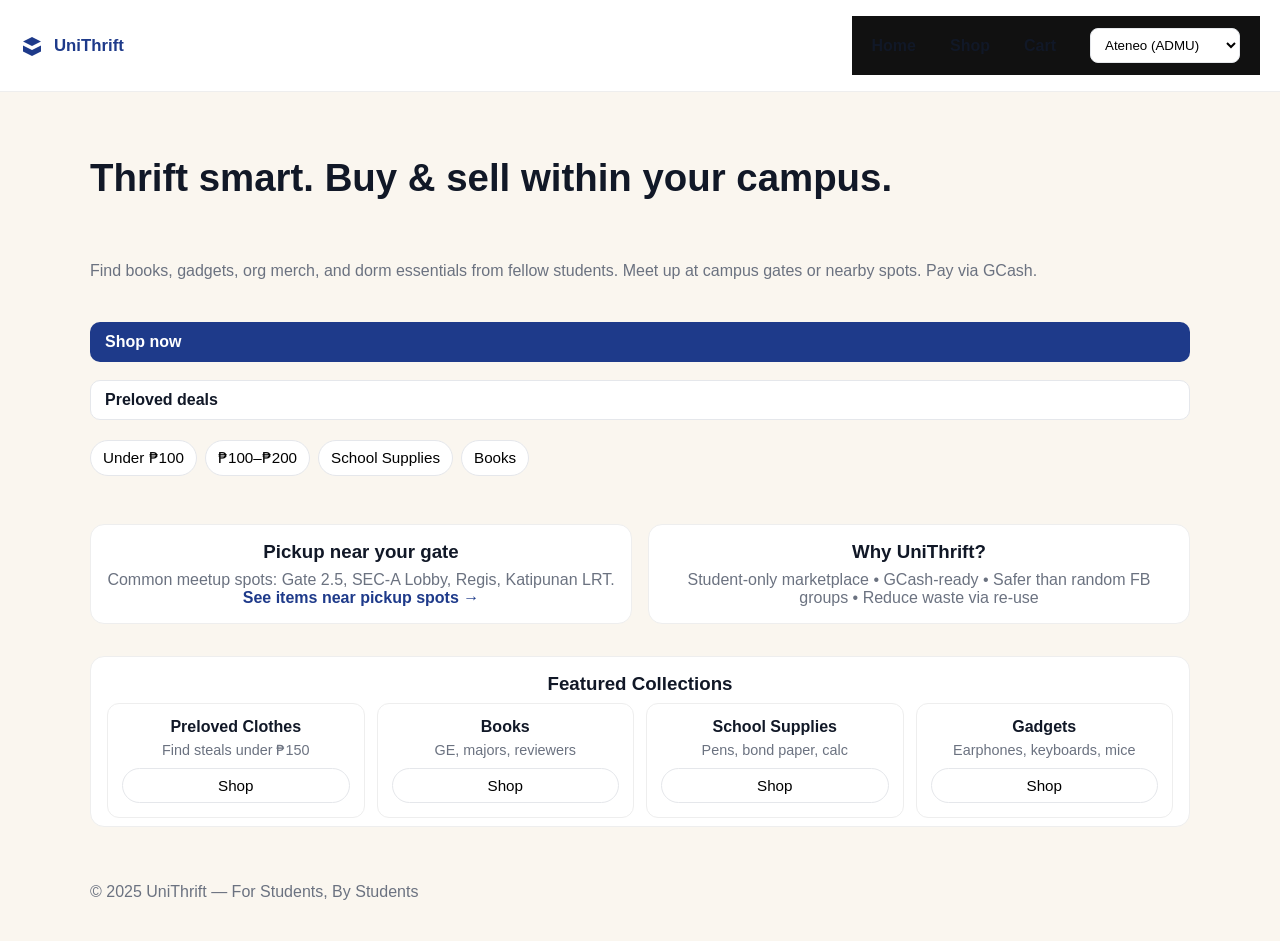
<file: index.html>
<!DOCTYPE html>
<html lang="en">
<head>

  <!-- SEO meta tags -->
<meta name="description" content="UniThrift is a student marketplace for buying and selling preloved items safely near your campus.">
<meta name="keywords" content="UniThrift, student marketplace, preloved items, Ateneo, campus shop">
<meta name="author" content="Group 3 - UniThrift">

<!-- Open Graph (for social media preview) -->
<meta property="og:title" content="UniThrift – Buy & Sell Preloved Campus Items">
<meta property="og:description" content="Find trusted sellers and affordable preloved goods near your university.">
<meta property="og:image" content="https://unithrift.netlify.app/preview.png">
<meta property="og:url" content="https://unithrift.netlify.app/">

<!-- Mobile-friendly -->
<meta name="viewport" content="width=device-width, initial-scale=1.0">

  <meta charset="UTF-8" />
  <meta name="viewport" content="width=device-width, initial-scale=1" />
  <title>UniThrift • Campus Marketplace</title>
  <link rel="stylesheet" href="styles.css" />
  <style>
    /* Minimal page-scoped styles (safe even if styles.css exists) */
    :root {
      --brand: #1e3a8a;     /* navy */
      --accent: #16a34a;    /* green */
      --sand: #faf6ef;      /* thrift-y warm bg */
      --ink: #111827;
      --muted: #6b7280;
      --card: #ffffff;
    }
    body { background: var(--sand); color: var(--ink); }
    header { display:flex; align-items:center; justify-content:space-between; gap:16px; padding:16px 20px; background:#fff; border-bottom:1px solid #eee; position:sticky; top:0; z-index:10; }
    .logo { display:flex; align-items:center; gap:10px; font-weight:800; font-size:1.05rem; color:var(--brand); }
    .nav { display:flex; align-items:center; gap:14px; }
    .nav a { text-decoration:none; color:var(--ink); font-weight:600; }
    .cart-link { position:relative; }
    .badge { position:absolute; top:-8px; right:-10px; font-size:12px; min-width:18px; height:18px; display:grid; place-items:center; background:var(--accent); color:#fff; border-radius:999px; padding:0 5px; }
    .campus-select { padding:8px 10px; border:1px solid #e5e7eb; border-radius:8px; background:#fff; }

    .hero { display:grid; gap:14px; padding:32px 20px; max-width:1100px; margin:0 auto; }
    .hero h1 { font-size:clamp(1.6rem, 2.4vw + 1rem, 2.4rem); line-height:1.15; }
    .hero p { color:var(--muted); }
    .actions { display:flex; flex-wrap:wrap; gap:10px; margin-top:4px; }
    .btn { display:inline-block; padding:10px 14px; border-radius:10px; border:1px solid transparent; background:var(--brand); color:#fff; text-decoration:none; font-weight:700; }
    .btn.secondary { background:#fff; color:var(--ink); border-color:#e5e7eb; }
    .chips { display:flex; flex-wrap:wrap; gap:8px; margin-top:6px; }
    .chip { padding:8px 12px; border:1px solid #e5e7eb; background:#fff; border-radius:999px; font-size:.95rem; cursor:pointer; }

    .grid { display:grid; grid-template-columns:repeat(12,1fr); gap:16px; max-width:1100px; padding:16px 20px; margin:0 auto; }
    .card { grid-column: span 12; background:var(--card); border:1px solid #eee; border-radius:14px; padding:16px; }
    @media (min-width:720px){ .card.sm-6 { grid-column: span 6; } .card.sm-3 { grid-column: span 3; } }
    .card h3 { margin:0 0 8px 0; }
    .card p { color:var(--muted); margin:0; }
    .card a { text-decoration:none; font-weight:700; color:var(--brand); }

    .collections { display:grid; grid-template-columns:repeat(2,1fr); gap:12px; }
    @media (min-width:720px){ .collections { grid-template-columns:repeat(4,1fr); } }
    .collection { background:#fff; border:1px solid #eee; border-radius:12px; padding:14px; display:flex; flex-direction:column; gap:6px; }
    .collection h4 { margin:0; }
    .collection span { color:var(--muted); font-size:.9rem; }
    .collection button { margin-top:4px; }

    footer { max-width:1100px; margin:24px auto; padding:16px 20px; color:var(--muted); }
  </style>
</head>
<body>
  <header>
    <div class="logo" aria-label="UniThrift">
      <svg width="24" height="24" viewBox="0 0 24 24" aria-hidden="true"><path fill="currentColor" d="M3 7.5 12 3l9 4.5-9 4.5L3 7.5Zm0 4 9 4.5 9-4.5v6L12 22 3 17.5v-6Z"/></svg>
      UniThrift
    </div>
    <nav class="nav" aria-label="Primary">
      <a href="index.html" aria-current="page">Home</a>
      <a href="listings.html">Shop</a>
      <a class="cart-link" href="cart.html" aria-label="Cart">
        Cart <span id="cartBadge" class="badge" style="display:none">0</span>
      </a>
      <select id="campusSelect" class="campus-select" aria-label="Select campus">
        <option value="ADMU" selected>Ateneo (ADMU)</option>
        <option value="UPD">UP Diliman (UPD)</option>
        <option value="UST">UST</option>
      </select>
    </nav>
  </header>

  <main>
    <!-- HERO -->
    <section class="hero">
      <h1>Thrift smart. Buy & sell within your campus.</h1>
      <p>Find books, gadgets, org merch, and dorm essentials from fellow students. Meet up at campus gates or nearby spots. Pay via GCash.</p>
      <div class="actions">
        <a id="shopNowBtn" class="btn" href="listings.html?campus=ADMU">Shop now</a>
        <a class="btn secondary" href="listings.html?campus=ADMU&category=Preloved">Preloved deals</a>
      </div>
      <div class="chips" aria-label="Quick budget filters">
        <button class="chip" data-price-max="100">Under ₱100</button>
        <button class="chip" data-price-min="100" data-price-max="200">₱100–₱200</button>
        <button class="chip" data-category="School Supplies">School Supplies</button>
        <button class="chip" data-category="Books">Books</button>
      </div>
    </section>

    <!-- PICKUP / TRUST -->
    <section class="grid" aria-label="Campus quick info">
      <div class="card sm-6">
        <h3>Pickup near your gate</h3>
        <p>Common meetup spots: Gate 2.5, SEC-A Lobby, Regis, Katipunan LRT.</p>
        <a id="pickupCta" href="listings.html?campus=ADMU&pickup=true">See items near pickup spots →</a>
      </div>
      <div class="card sm-6">
        <h3>Why UniThrift?</h3>
        <p>Student-only marketplace • GCash-ready • Safer than random FB groups • Reduce waste via re-use</p>
      </div>
    </section>

    <!-- FEATURED COLLECTIONS -->
    <section class="grid" aria-label="Featured collections">
      <div class="card" style="padding-bottom:8px;">
        <h3>Featured Collections</h3>
        <div class="collections">
          <div class="collection">
            <h4>Preloved Clothes</h4>
            <span>Find steals under ₱150</span>
            <button class="chip" data-category="Preloved">Shop</button>
          </div>
          <div class="collection">
            <h4>Books</h4>
            <span>GE, majors, reviewers</span>
            <button class="chip" data-category="Books">Shop</button>
          </div>
          <div class="collection">
            <h4>School Supplies</h4>
            <span>Pens, bond paper, calc</span>
            <button class="chip" data-category="School Supplies">Shop</button>
          </div>
          <div class="collection">
            <h4>Gadgets</h4>
            <span>Earphones, keyboards, mice</span>
            <button class="chip" data-category="Gadgets">Shop</button>
          </div>
        </div>
      </div>
    </section>
  </main>

  <footer>© 2025 UniThrift — For Students, By Students</footer>

  <script>
    // --- STATE: current campus (defaults to ADMU)
    const campusSelect = document.getElementById('campusSelect');
    const shopNowBtn = document.getElementById('shopNowBtn');
    const pickupCta = document.getElementById('pickupCta');

    function buildListingsURL(params = {}) {
      const sp = new URLSearchParams({ campus: campusSelect.value, ...params });
      return `listings.html?${sp.toString()}`;
    }

    // Update CTAs when campus changes
    campusSelect.addEventListener('change', () => {
      shopNowBtn.href = buildListingsURL();
      pickupCta.href = buildListingsURL({ pickup: 'true' });
    });

    // Budget/category chips → navigate to listings with filters
    document.querySelectorAll('.chip').forEach(chip => {
      chip.addEventListener('click', () => {
        const params = {};
        const pmn = chip.getAttribute('data-price-min');
        const pmx = chip.getAttribute('data-price-max');
        const cat = chip.getAttribute('data-category');

        if (pmn) params.priceMin = pmn;
        if (pmx) params.priceMax = pmx;
        if (cat) params.category = cat;

        window.location.href = buildListingsURL(params);
      });
    });

    // Cart badge (works with localStorage used by your cart.js)
    function updateCartBadge() {
      try {
        const raw = localStorage.getItem('cart') || '[]';
        const items = JSON.parse(raw);
        const qty = Array.isArray(items) ? items.reduce((n, i) => n + (i.quantity || 1), 0) : 0;
        const badge = document.getElementById('cartBadge');
        if (qty > 0) {
          badge.textContent = qty;
          badge.style.display = 'grid';
        } else {
          badge.style.display = 'none';
        }
      } catch (e) { /* fail silently */ }
    }
    updateCartBadge();
    window.addEventListener('storage', updateCartBadge);
  </script>
</body>
</html>
</file>
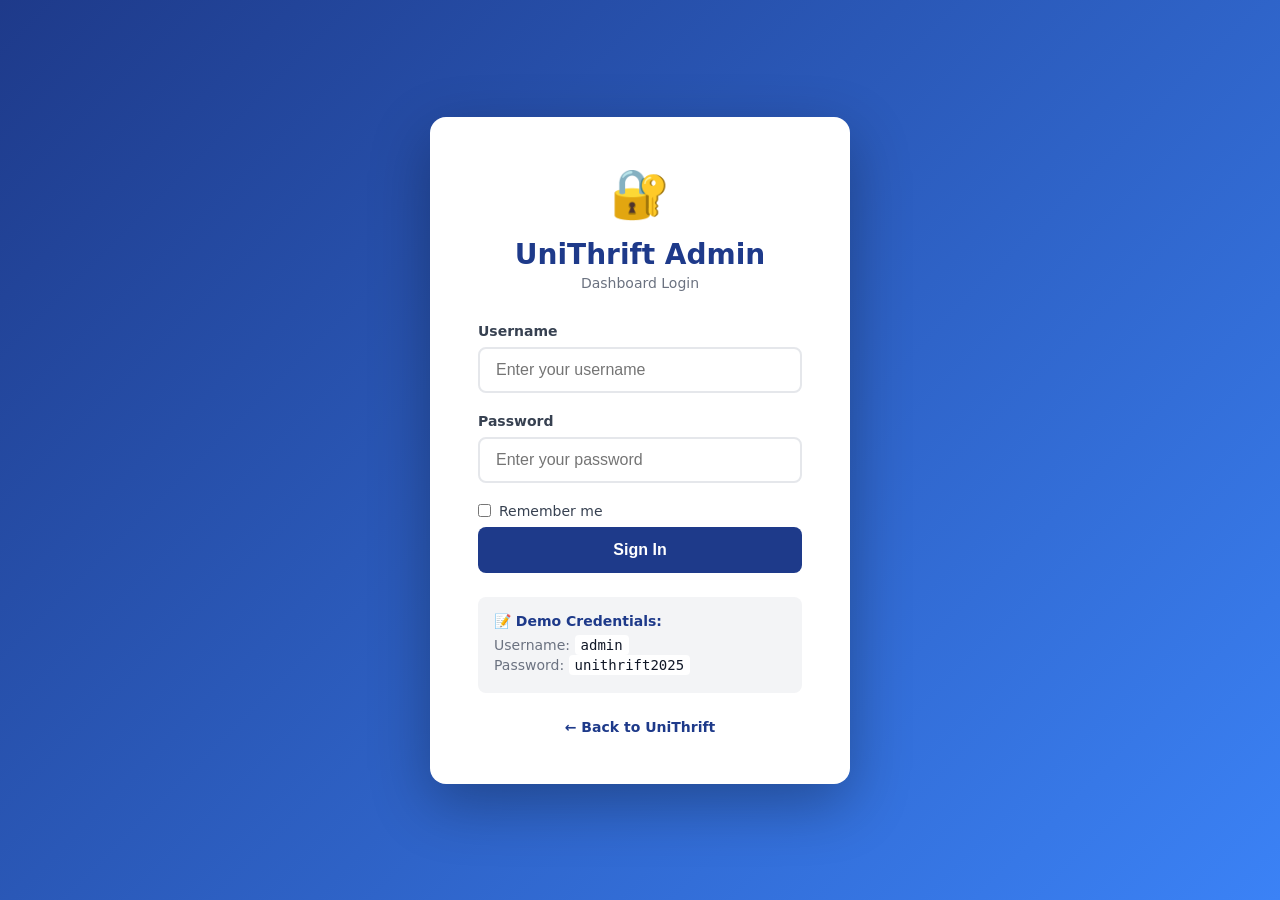
<file: admin-login.html>
<!DOCTYPE html>
<html lang="en">
<head>
<meta charset="UTF-8">
<meta name="viewport" content="width=device-width, initial-scale=1">
<title>Admin Login • UniThrift</title>
<style>
  :root {
    --brand: #1e3a8a;
    --sand: #faf6ef;
  }
  * {
    box-sizing: border-box;
    margin: 0;
    padding: 0;
  }
  body {
    font-family: system-ui, -apple-system, Segoe UI, Roboto, sans-serif;
    background: linear-gradient(135deg, var(--brand) 0%, #3b82f6 100%);
    min-height: 100vh;
    display: flex;
    align-items: center;
    justify-content: center;
    padding: 20px;
  }
  .login-container {
    background: white;
    padding: 48px;
    border-radius: 16px;
    box-shadow: 0 20px 60px rgba(0,0,0,0.3);
    width: 100%;
    max-width: 420px;
  }
  .logo {
    text-align: center;
    margin-bottom: 32px;
  }
  .logo-icon {
    font-size: 3rem;
    margin-bottom: 16px;
  }
  .logo-text {
    font-size: 1.75rem;
    font-weight: 800;
    color: var(--brand);
  }
  .logo-subtitle {
    color: #6b7280;
    font-size: 0.875rem;
    margin-top: 4px;
  }
  h1 {
    font-size: 1.5rem;
    margin-bottom: 24px;
    text-align: center;
  }
  .form-group {
    margin-bottom: 20px;
  }
  label {
    display: block;
    font-weight: 600;
    margin-bottom: 8px;
    font-size: 0.875rem;
    color: #374151;
  }
  input {
    width: 100%;
    padding: 12px 16px;
    border: 2px solid #e5e7eb;
    border-radius: 8px;
    font-size: 1rem;
    transition: all 0.2s;
  }
  input:focus {
    outline: none;
    border-color: var(--brand);
    box-shadow: 0 0 0 3px rgba(30, 58, 138, 0.1);
  }
  .login-btn {
    width: 100%;
    padding: 14px;
    background: var(--brand);
    color: white;
    border: none;
    border-radius: 8px;
    font-size: 1rem;
    font-weight: 700;
    cursor: pointer;
    transition: all 0.2s;
    margin-top: 8px;
  }
  .login-btn:hover {
    background: #1e40af;
    transform: translateY(-1px);
  }
  .login-btn:active {
    transform: translateY(0);
  }
  .login-btn:disabled {
    background: #9ca3af;
    cursor: not-allowed;
    transform: none;
  }
  .error-message {
    background: #fee2e2;
    color: #991b1b;
    padding: 12px;
    border-radius: 8px;
    margin-bottom: 20px;
    font-size: 0.875rem;
    display: none;
  }
  .error-message.show {
    display: block;
  }
  .demo-credentials {
    background: #f3f4f6;
    padding: 16px;
    border-radius: 8px;
    margin-top: 24px;
    font-size: 0.875rem;
  }
  .demo-credentials strong {
    display: block;
    margin-bottom: 8px;
    color: var(--brand);
  }
  .demo-credentials p {
    margin: 4px 0;
    color: #6b7280;
  }
  .demo-credentials code {
    background: white;
    padding: 2px 6px;
    border-radius: 4px;
    font-family: monospace;
    color: #111827;
  }
  .back-link {
    text-align: center;
    margin-top: 24px;
  }
  .back-link a {
    color: var(--brand);
    text-decoration: none;
    font-weight: 600;
    font-size: 0.875rem;
  }
  .back-link a:hover {
    text-decoration: underline;
  }
  .remember-me {
    display: flex;
    align-items: center;
    gap: 8px;
    margin-top: 16px;
  }
  .remember-me input[type="checkbox"] {
    width: auto;
    margin: 0;
  }
  .remember-me label {
    margin: 0;
    font-weight: 400;
    cursor: pointer;
  }
</style>
</head>
<body>
  <div class="login-container">
    <div class="logo">
      <div class="logo-icon">🔐</div>
      <div class="logo-text">UniThrift Admin</div>
      <div class="logo-subtitle">Dashboard Login</div>
    </div>

    <div id="errorMessage" class="error-message"></div>

    <form id="loginForm" onsubmit="handleLogin(event)">
      <div class="form-group">
        <label for="username">Username</label>
        <input 
          type="text" 
          id="username" 
          name="username" 
          placeholder="Enter your username"
          required
          autocomplete="username"
        >
      </div>

      <div class="form-group">
        <label for="password">Password</label>
        <input 
          type="password" 
          id="password" 
          name="password" 
          placeholder="Enter your password"
          required
          autocomplete="current-password"
        >
      </div>

      <div class="remember-me">
        <input type="checkbox" id="rememberMe" name="rememberMe">
        <label for="rememberMe">Remember me</label>
      </div>

      <button type="submit" class="login-btn" id="loginBtn">
        Sign In
      </button>
    </form>

    <div class="demo-credentials">
      <strong>📝 Demo Credentials:</strong>
      <p>Username: <code>admin</code></p>
      <p>Password: <code>unithrift2025</code></p>
    </div>

    <div class="back-link">
      <a href="index.html">← Back to UniThrift</a>
    </div>
  </div>

  <script>
    // Demo credentials (in production, this would be handled by backend authentication)
    const ADMIN_CREDENTIALS = {
      username: 'admin',
      password: 'unithrift2025'
    };

    // Check if already logged in
    window.addEventListener('DOMContentLoaded', () => {
      const isLoggedIn = sessionStorage.getItem('adminLoggedIn');
      const rememberMe = localStorage.getItem('adminRememberMe');
      
      if (isLoggedIn === 'true' || rememberMe === 'true') {
        window.location.href = 'admin-dashboard.html';
      }
    });

    function showError(message) {
      const errorDiv = document.getElementById('errorMessage');
      errorDiv.textContent = message;
      errorDiv.classList.add('show');
      
      setTimeout(() => {
        errorDiv.classList.remove('show');
      }, 5000);
    }

    async function handleLogin(event) {
      event.preventDefault();
      
      const username = document.getElementById('username').value.trim();
      const password = document.getElementById('password').value;
      const rememberMe = document.getElementById('rememberMe').checked;
      const btn = document.getElementById('loginBtn');

      // Disable button during login
      btn.disabled = true;
      btn.textContent = 'Signing in...';

      // Simulate API call delay
      await new Promise(resolve => setTimeout(resolve, 1000));

      // Validate credentials
      if (username === ADMIN_CREDENTIALS.username && password === ADMIN_CREDENTIALS.password) {
        // Set session
        sessionStorage.setItem('adminLoggedIn', 'true');
        sessionStorage.setItem('adminUsername', username);
        sessionStorage.setItem('adminLoginTime', new Date().toISOString());
        
        // Set remember me
        if (rememberMe) {
          localStorage.setItem('adminRememberMe', 'true');
          localStorage.setItem('adminUsername', username);
        }

        // Log the login
        const loginHistory = JSON.parse(localStorage.getItem('adminLoginHistory') || '[]');
        loginHistory.push({
          username: username,
          timestamp: new Date().toISOString(),
          success: true
        });
        localStorage.setItem('adminLoginHistory', JSON.stringify(loginHistory.slice(-10))); // Keep last 10

        // Redirect to dashboard
        window.location.href = 'admin-dashboard.html';
      } else {
        // Failed login
        const loginHistory = JSON.parse(localStorage.getItem('adminLoginHistory') || '[]');
        loginHistory.push({
          username: username,
          timestamp: new Date().toISOString(),
          success: false
        });
        localStorage.setItem('adminLoginHistory', JSON.stringify(loginHistory.slice(-10)));

        showError('Invalid username or password. Please try again.');
        btn.disabled = false;
        btn.textContent = 'Sign In';
        
        // Clear password field
        document.getElementById('password').value = '';
        document.getElementById('password').focus();
      }
    }

    // Handle Enter key in form fields
    document.querySelectorAll('input').forEach(input => {
      input.addEventListener('keypress', (e) => {
        if (e.key === 'Enter') {
          document.getElementById('loginForm').dispatchEvent(new Event('submit'));
        }
      });
    });
  </script>
</body>
</html>
</file>
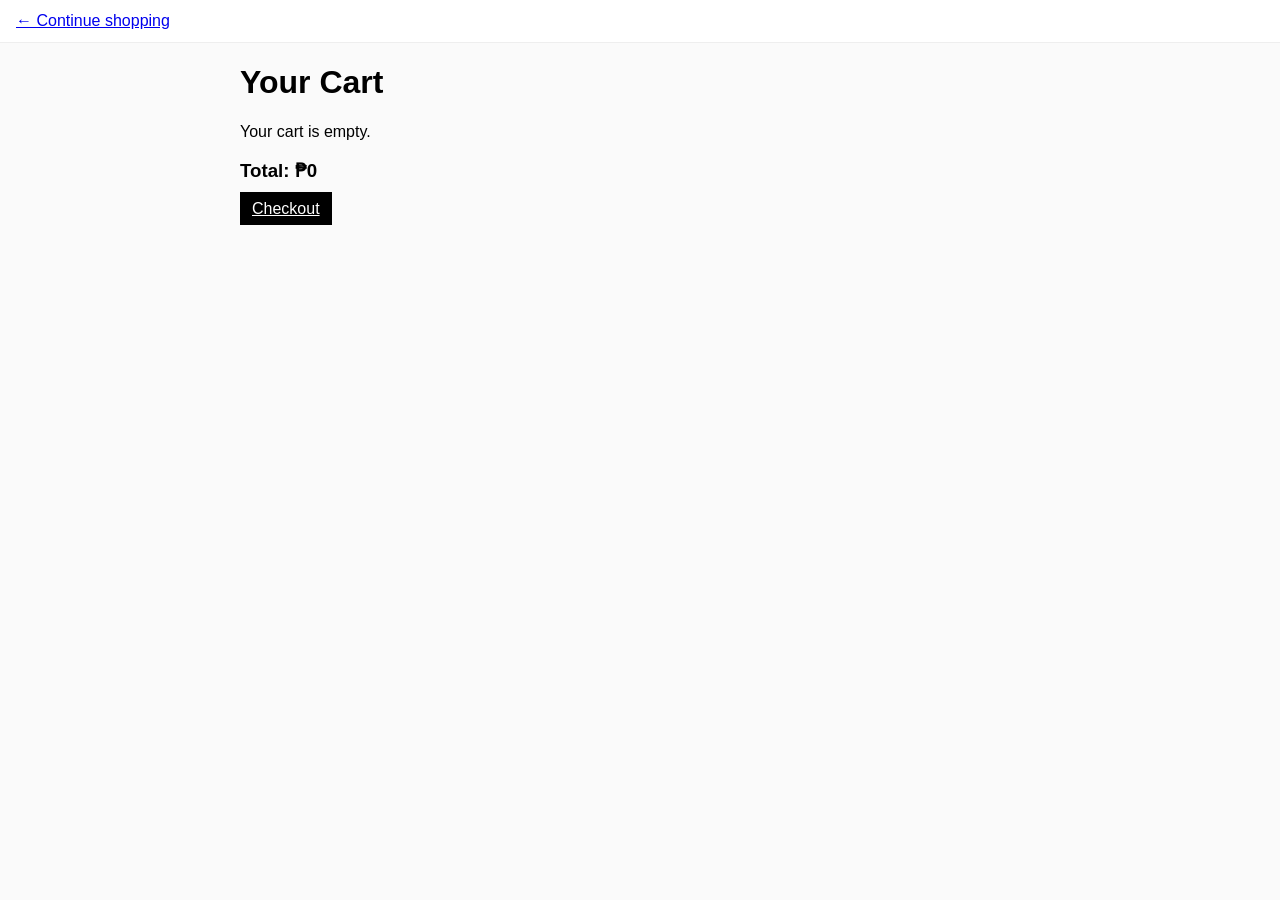
<file: cart.html>
<!DOCTYPE html>
<html><head>
  <!-- SEO meta tags -->
<meta name="description" content="UniThrift is a student marketplace for buying and selling preloved items safely near your campus.">
<meta name="keywords" content="UniThrift, student marketplace, preloved items, Ateneo, campus shop">
<meta name="author" content="Group 3 - UniThrift">

<!-- Open Graph (for social media preview) -->
<meta property="og:title" content="UniThrift – Buy & Sell Preloved Campus Items">
<meta property="og:description" content="Find trusted sellers and affordable preloved goods near your university.">
<meta property="og:image" content="https://unithrift.netlify.app/preview.png">
<meta property="og:url" content="https://unithrift.netlify.app/">

<!-- Mobile-friendly -->
<meta name="viewport" content="width=device-width, initial-scale=1.0">

  
  <meta charset="UTF-8"><meta name="viewport" content="width=device-width, initial-scale=1"><title>Cart • UniThrift</title>
<link rel="stylesheet" href="styles.css"></head>
<body>
  <header style="padding:12px 16px;background:#fff;border-bottom:1px solid #eee">
    <a href="index.html">← Continue shopping</a>
  </header>
  <main style="max-width:800px;margin:16px auto;padding:0 16px">
    <h1>Your Cart</h1>
    <div id="list"></div>
    <h3 id="total"></h3>
    <a href="checkout.html" class="btn">Checkout</a>
  </main>
  <script>
    function peso(n){ return `₱${n.toFixed(0)}` }
    function load(){
      const list = document.getElementById("list");
      const raw = localStorage.getItem("cart") || "[]";
      const cart = JSON.parse(raw);
      let total = 0;
      list.innerHTML = cart.map(i=>{
        total += i.price * i.quantity;
        return `<div style="display:flex;justify-content:space-between;border-bottom:1px solid #eee;padding:8px 0">
          <div>${i.name} × ${i.quantity}</div>
          <div>${peso(i.price * i.quantity)}</div>
        </div>`;
      }).join("") || "<p>Your cart is empty.</p>";
      document.getElementById("total").textContent = `Total: ${peso(total)}`;
    }
    load();
  </script>
</body></html>
</file>
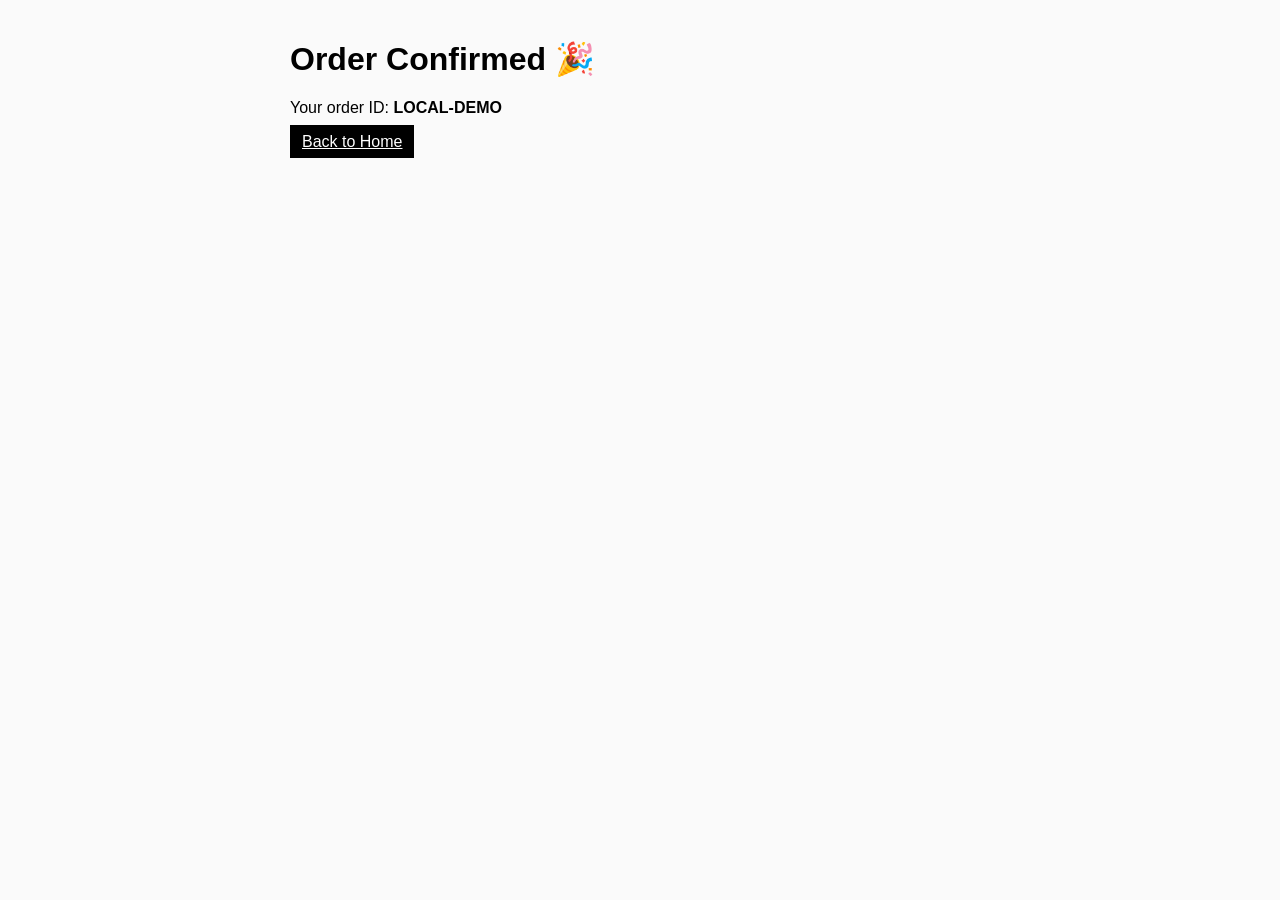
<file: checkout-success.html>
<!DOCTYPE html>
<html><head>
  <!-- SEO meta tags -->
<meta name="description" content="UniThrift is a student marketplace for buying and selling preloved items safely near your campus.">
<meta name="keywords" content="UniThrift, student marketplace, preloved items, Ateneo, campus shop">
<meta name="author" content="Group 3 - UniThrift">

<!-- Open Graph (for social media preview) -->
<meta property="og:title" content="UniThrift – Buy & Sell Preloved Campus Items">
<meta property="og:description" content="Find trusted sellers and affordable preloved goods near your university.">
<meta property="og:image" content="https://unithrift.netlify.app/preview.png">
<meta property="og:url" content="https://unithrift.netlify.app/">

<!-- Mobile-friendly -->
<meta name="viewport" content="width=device-width, initial-scale=1.0">

  
  <meta charset="UTF-8"><meta name="viewport" content="width=device-width, initial-scale=1">
<title>Order Confirmed • UniThrift</title>
<link rel="stylesheet" href="styles.css"></head>
<body style="max-width:700px;margin:40px auto;padding:0 16px">
  <h1>Order Confirmed 🎉</h1>
  <p>Your order ID: <strong id="oid">—</strong></p>
  <a href="index.html" class="btn">Back to Home</a>
  <script>
    const id = new URLSearchParams(location.search).get("orderId") || "LOCAL-DEMO";
    document.getElementById("oid").textContent = id;
  </script>
</body></html>
</file>
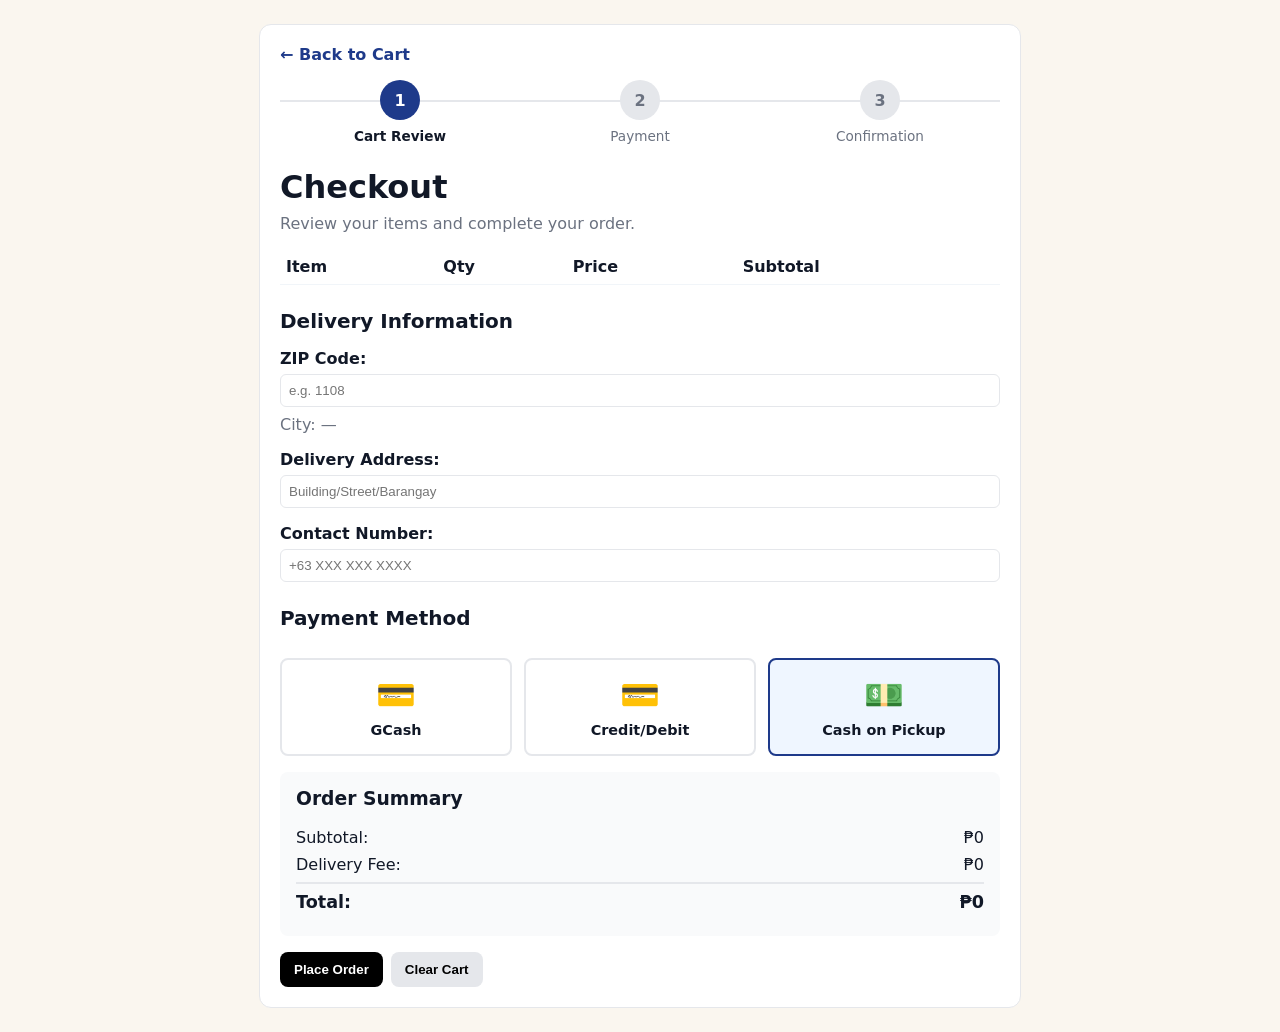
<file: checkout.html>
<!doctype html>
<html lang="en">
<head>
<meta charset="utf-8" />
<meta name="viewport" content="width=device-width, initial-scale=1" />
<title>Checkout • UniThrift</title>
<style>
  body {
    font-family: system-ui, -apple-system, Segoe UI, Roboto, sans-serif;
    margin: 24px;
    color: #111827;
    background: #faf6ef;
  }
  .card {
    max-width: 720px;
    margin: 0 auto;
    border: 1px solid #e5e7eb;
    border-radius: 12px;
    padding: 20px;
    background: white;
  }
  h1 { margin: 0 0 8px; }
  h2 { margin: 24px 0 12px; font-size: 1.25rem; }
  .muted { color: #6b7280; margin: 0 0 16px; }
  table { width: 100%; border-collapse: collapse; margin-top: 12px; }
  th, td { padding: 8px 6px; border-bottom: 1px solid #f1f5f9; text-align: left; }
  tfoot td { font-weight: 700; }
  .actions { margin-top: 16px; display: flex; gap: 8px; flex-wrap: wrap; }
  button { padding: 10px 14px; border: 0; border-radius: 8px; cursor: pointer; font-weight: 600; }
  button:disabled { opacity: 0.5; cursor: not-allowed; }
  #placeOrder { background: black; color: white; }
  #clearCart { background: #e5e7eb; }
  .ok {
    color: #166534;
    background: #dcfce7;
    padding: 10px;
    border-radius: 8px;
    margin-top: 16px;
    display: none;
  }
  .err {
    color: #991b1b;
    background: #fee2e2;
    padding: 10px;
    border-radius: 8px;
    margin-top: 16px;
    display: none;
  }
  .post-actions {
    display: none;
    gap: 10px;
    margin-top: 12px;
  }
  .link {
    background: #111827;
    color: white;
    text-decoration: none;
    display: inline-block;
    padding: 10px 14px;
    border-radius: 8px;
  }
  .ghost { background: #e5e7eb; color: #111827; }
  label { font-weight: 600; display: block; margin-top: 16px; }
  input, select {
    width: 100%;
    padding: 8px;
    border: 1px solid #e5e7eb;
    border-radius: 6px;
    margin-top: 6px;
    box-sizing: border-box;
  }
  .payment-methods {
    display: grid;
    grid-template-columns: repeat(auto-fit, minmax(140px, 1fr));
    gap: 12px;
    margin-top: 12px;
  }
  .payment-option {
    border: 2px solid #e5e7eb;
    border-radius: 8px;
    padding: 16px;
    cursor: pointer;
    text-align: center;
    transition: all 0.2s;
  }
  .payment-option:hover {
    border-color: #cbd5e1;
  }
  .payment-option.selected {
    border-color: #1e3a8a;
    background: #eff6ff;
  }
  .payment-option input[type="radio"] {
    display: none;
  }
  .payment-option .icon {
    font-size: 2rem;
    margin-bottom: 8px;
  }
  .payment-option .name {
    font-weight: 600;
    font-size: 0.9rem;
  }
  .payment-details {
    display: none;
    margin-top: 16px;
    padding: 16px;
    background: #f9fafb;
    border-radius: 8px;
  }
  .payment-details.active {
    display: block;
  }
  .card-input-group {
    display: grid;
    grid-template-columns: 2fr 1fr 1fr;
    gap: 12px;
  }
  .progress-steps {
    display: flex;
    justify-content: space-between;
    margin-bottom: 24px;
    position: relative;
  }
  .progress-steps::before {
    content: '';
    position: absolute;
    top: 20px;
    left: 0;
    right: 0;
    height: 2px;
    background: #e5e7eb;
    z-index: 0;
  }
  .step {
    flex: 1;
    text-align: center;
    position: relative;
    z-index: 1;
  }
  .step-circle {
    width: 40px;
    height: 40px;
    border-radius: 50%;
    background: #e5e7eb;
    color: #6b7280;
    display: inline-flex;
    align-items: center;
    justify-content: center;
    font-weight: 700;
    margin-bottom: 8px;
  }
  .step.active .step-circle {
    background: #1e3a8a;
    color: white;
  }
  .step.completed .step-circle {
    background: #16a34a;
    color: white;
  }
  .step-label {
    font-size: 0.85rem;
    color: #6b7280;
  }
  .step.active .step-label {
    color: #111827;
    font-weight: 600;
  }
  .order-summary {
    background: #f9fafb;
    padding: 16px;
    border-radius: 8px;
    margin-top: 16px;
  }
  .order-summary-row {
    display: flex;
    justify-content: space-between;
    margin-bottom: 8px;
  }
  .order-summary-row.total {
    font-weight: 700;
    font-size: 1.1rem;
    padding-top: 8px;
    border-top: 2px solid #e5e7eb;
    margin-top: 8px;
  }
  .back-link {
    display: inline-block;
    margin-bottom: 16px;
    color: #1e3a8a;
    text-decoration: none;
    font-weight: 600;
  }
  .back-link:hover {
    text-decoration: underline;
  }
</style>
</head>
<body>
  <div class="card">
    <a href="cart.html" class="back-link">← Back to Cart</a>
    
    <div class="progress-steps">
      <div class="step active" id="step1">
        <div class="step-circle">1</div>
        <div class="step-label">Cart Review</div>
      </div>
      <div class="step" id="step2">
        <div class="step-circle">2</div>
        <div class="step-label">Payment</div>
      </div>
      <div class="step" id="step3">
        <div class="step-circle">3</div>
        <div class="step-label">Confirmation</div>
      </div>
    </div>

    <h1>Checkout</h1>
    <p class="muted">Review your items and complete your order.</p>

    <!-- Cart Items -->
    <table id="cartTable" aria-label="Cart items">
      <thead>
        <tr><th>Item</th><th>Qty</th><th>Price</th><th>Subtotal</th></tr>
      </thead>
      <tbody id="cartBody"></tbody>
    </table>

    <!-- Delivery Information -->
    <h2>Delivery Information</h2>
    <label for="zip">ZIP Code:</label>
    <input type="text" id="zip" placeholder="e.g. 1108">
    <p id="cityInfo" class="muted" style="margin-top: 8px;">City: —</p>

    <label for="address">Delivery Address:</label>
    <input type="text" id="address" placeholder="Building/Street/Barangay">

    <label for="phone">Contact Number:</label>
    <input type="tel" id="phone" placeholder="+63 XXX XXX XXXX">

    <!-- Payment Method -->
    <h2>Payment Method</h2>
    <div class="payment-methods">
      <label class="payment-option" for="gcash">
        <input type="radio" name="payment" id="gcash" value="gcash">
        <div class="icon">💳</div>
        <div class="name">GCash</div>
      </label>
      <label class="payment-option" for="card">
        <input type="radio" name="payment" id="card" value="card">
        <div class="icon">💳</div>
        <div class="name">Credit/Debit</div>
      </label>
      <label class="payment-option" for="cash">
        <input type="radio" name="payment" id="cash" value="cash" checked>
        <div class="icon">💵</div>
        <div class="name">Cash on Pickup</div>
      </label>
    </div>

    <!-- GCash Payment Details -->
    <div id="gcashDetails" class="payment-details">
      <label for="gcashNumber">GCash Number:</label>
      <input type="tel" id="gcashNumber" placeholder="09XX XXX XXXX">
      <p class="muted" style="margin-top: 8px; font-size: 0.9rem;">
        You'll receive a payment request on your GCash app after placing your order.
      </p>
    </div>

    <!-- Card Payment Details -->
    <div id="cardDetails" class="payment-details">
      <label for="cardNumber">Card Number:</label>
      <input type="text" id="cardNumber" placeholder="1234 5678 9012 3456" maxlength="19">
      
      <div class="card-input-group" style="margin-top: 12px;">
        <div>
          <label for="cardName">Cardholder Name:</label>
          <input type="text" id="cardName" placeholder="JUAN DELA CRUZ">
        </div>
        <div>
          <label for="cardExpiry">Expiry:</label>
          <input type="text" id="cardExpiry" placeholder="MM/YY" maxlength="5">
        </div>
        <div>
          <label for="cardCvv">CVV:</label>
          <input type="text" id="cardCvv" placeholder="123" maxlength="3">
        </div>
      </div>
      <p class="muted" style="margin-top: 8px; font-size: 0.9rem;">
        🔒 This is a sandbox environment. Use test card: 4242 4242 4242 4242
      </p>
    </div>

    <!-- Order Summary -->
    <div class="order-summary">
      <h3 style="margin-top: 0;">Order Summary</h3>
      <div class="order-summary-row">
        <span>Subtotal:</span>
        <span id="subtotal">₱0</span>
      </div>
      <div class="order-summary-row">
        <span>Delivery Fee:</span>
        <span id="deliveryFee">₱0</span>
      </div>
      <div class="order-summary-row total">
        <span>Total:</span>
        <span id="grandTotal">₱0</span>
      </div>
    </div>

    <div class="actions" id="preActions">
      <button type="button" id="placeOrder">Place Order</button>
      <button type="button" id="clearCart">Clear Cart</button>
    </div>

    <div id="ok" class="ok"></div>
    <div id="err" class="err"></div>

    <div id="postActions" class="post-actions">
      <a href="order-tracking.html" class="link" id="trackOrderLink">Track Order</a>
      <a href="index.html" class="link ghost">Continue Shopping</a>
    </div>
  </div>

  <script>
    const API_BASE = "http://localhost:8000";

    function loadCart() {
      try { return JSON.parse(localStorage.getItem("cart") || "[]"); }
      catch { return []; }
    }

    function formatPeso(n) {
      const num = Number(n) || 0;
      return "₱" + num.toLocaleString("en-PH", { maximumFractionDigits: 0 });
    }

    function renderCart() {
      const cart = loadCart();
      const tbody = document.getElementById("cartBody");
      tbody.innerHTML = "";

      let subtotal = 0;
      cart.forEach(item => {
        const qty = Number(item.qty || item.quantity) || 0;
        const price = Number(item.price) || 0;
        const sub = price * qty;
        subtotal += sub;
        const tr = document.createElement("tr");
        tr.innerHTML = `
          <td>${item.name ?? "(Unnamed)"}</td>
          <td>${qty}</td>
          <td>${formatPeso(price)}</td>
          <td>${formatPeso(sub)}</td>
        `;
        tbody.appendChild(tr);
      });

      const deliveryFee = subtotal > 0 ? 50 : 0;
      const total = subtotal + deliveryFee;

      document.getElementById("subtotal").textContent = formatPeso(subtotal);
      document.getElementById("deliveryFee").textContent = formatPeso(deliveryFee);
      document.getElementById("grandTotal").textContent = formatPeso(total);
    }

    // Payment method selection
    document.querySelectorAll('.payment-option').forEach(option => {
      option.addEventListener('click', () => {
        document.querySelectorAll('.payment-option').forEach(o => o.classList.remove('selected'));
        option.classList.add('selected');
        
        document.querySelectorAll('.payment-details').forEach(d => d.classList.remove('active'));
        
        const value = option.querySelector('input').value;
        if (value === 'gcash') {
          document.getElementById('gcashDetails').classList.add('active');
        } else if (value === 'card') {
          document.getElementById('cardDetails').classList.add('active');
        }
      });
    });

    // Card number formatting
    document.getElementById('cardNumber')?.addEventListener('input', (e) => {
      let value = e.target.value.replace(/\s/g, '');
      let formatted = value.match(/.{1,4}/g)?.join(' ') || value;
      e.target.value = formatted;
    });

    // Expiry formatting
    document.getElementById('cardExpiry')?.addEventListener('input', (e) => {
      let value = e.target.value.replace(/\D/g, '');
      if (value.length >= 2) {
        value = value.slice(0, 2) + '/' + value.slice(2, 4);
      }
      e.target.value = value;
    });

    // ZIP Code lookup
    document.getElementById("zip").addEventListener("input", async (e) => {
      const zip = e.target.value.trim();
      const cityEl = document.getElementById("cityInfo");
      if (zip.length < 4) {
        cityEl.textContent = "City: —";
        return;
      }

      try {
        const response = await fetch(`https://api.zippopotam.us/ph/${zip}`);
        if (!response.ok) throw new Error("Invalid ZIP");
        const data = await response.json();
        const place = data.places?.[0]?.["place name"] || "Unknown";
        cityEl.textContent = `City: ${place}`;
      } catch {
        cityEl.textContent = "City: (not found)";
      }
    });

    async function doCheckout() {
      const ok = document.getElementById("ok");
      const err = document.getElementById("err");
      const pre = document.getElementById("preActions");
      const post = document.getElementById("postActions");
      ok.style.display = "none";
      err.style.display = "none";

      // Validation
      const address = document.getElementById("address").value.trim();
      const phone = document.getElementById("phone").value.trim();
      const paymentMethod = document.querySelector('input[name="payment"]:checked')?.value;

      if (!address || !phone) {
        err.textContent = "Please fill in delivery address and contact number.";
        err.style.display = "block";
        return;
      }

      if (paymentMethod === 'gcash') {
        const gcashNumber = document.getElementById('gcashNumber').value.trim();
        if (!gcashNumber) {
          err.textContent = "Please enter your GCash number.";
          err.style.display = "block";
          return;
        }
      } else if (paymentMethod === 'card') {
        const cardNumber = document.getElementById('cardNumber').value.replace(/\s/g, '');
        const cardName = document.getElementById('cardName').value.trim();
        const cardExpiry = document.getElementById('cardExpiry').value.trim();
        const cardCvv = document.getElementById('cardCvv').value.trim();
        
        if (!cardNumber || !cardName || !cardExpiry || !cardCvv) {
          err.textContent = "Please fill in all card details.";
          err.style.display = "block";
          return;
        }

        if (cardNumber.length !== 16) {
          err.textContent = "Invalid card number.";
          err.style.display = "block";
          return;
        }
      }

      const btn = document.getElementById("placeOrder");
      btn.disabled = true;
      btn.textContent = "Processing…";

      // Update progress
      document.getElementById('step1').classList.add('completed');
      document.getElementById('step2').classList.add('active');

      const cart = loadCart();
      const items = cart.map(i => ({
        productId: i.id ?? i.productId ?? String(i.name || "item"),
        name: i.name ?? "Item",
        price: Number(i.price) || 0,
        qty: Number(i.qty || i.quantity) || 0
      }));

      // Simulate payment processing
      await new Promise(resolve => setTimeout(resolve, 2000));

      try {
        // In production, you'd call your backend API here
        const orderId = "ORD-" + Date.now();
        const subtotal = items.reduce((sum, i) => sum + (i.price * i.qty), 0);
        const deliveryFee = 50;
        const total = subtotal + deliveryFee;

        // Store order in memory
        const order = {
          orderId,
          items,
          subtotal,
          deliveryFee,
          total,
          paymentMethod,
          address,
          phone,
          status: 'confirmed',
          timestamp: new Date().toISOString(),
          estimatedDelivery: new Date(Date.now() + 15 * 60 * 1000).toISOString()
        };

        // Save to memory (in production, this would go to your backend)
        const orders = JSON.parse(localStorage.getItem('orders') || '[]');
        orders.push(order);
        localStorage.setItem('orders', JSON.stringify(orders));
        localStorage.setItem('lastOrderId', orderId);

        // Update progress
        document.getElementById('step2').classList.add('completed');
        document.getElementById('step3').classList.add('active');

        ok.innerHTML = `
          <strong>🎉 Order Confirmed!</strong><br/>
          Order ID: <strong>${orderId}</strong><br/>
          Total: ${formatPeso(total)}<br/>
          Payment: ${paymentMethod.toUpperCase()}<br/>
          Estimated Pickup: 15 minutes
        `;
        ok.style.display = "block";

        localStorage.removeItem("cart");
        renderCart();

        pre.style.display = "none";
        post.style.display = "flex";
        
        document.getElementById('trackOrderLink').href = `order-tracking.html?orderId=${orderId}`;
      } catch (e) {
        err.textContent = e.message || "Something went wrong during checkout.";
        err.style.display = "block";
        document.getElementById('step2').classList.remove('active');
      } finally {
        btn.disabled = false;
        btn.textContent = "Place Order";
      }
    }

    function clearCart() {
      if (confirm('Are you sure you want to clear your cart?')) {
        localStorage.removeItem("cart");
        renderCart();
        document.getElementById("ok").style.display = "none";
        document.getElementById("err").style.display = "none";
      }
    }

    document.getElementById("placeOrder").addEventListener("click", doCheckout);
    document.getElementById("clearCart").addEventListener("click", clearCart);

    // Set default selected payment
    document.querySelector('.payment-option[for="cash"]').classList.add('selected');

    renderCart();
  </script>
</body>
</html>
</file>
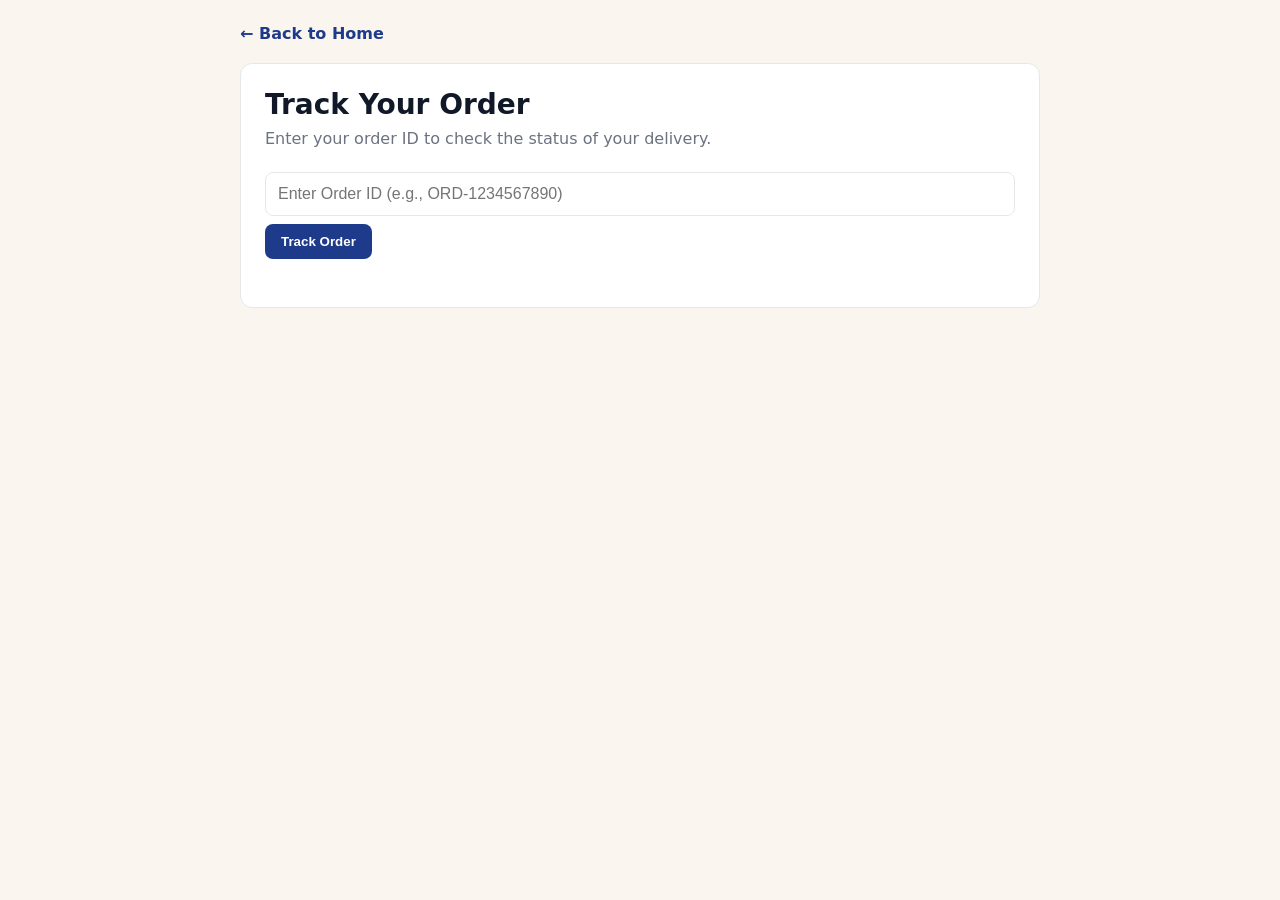
<file: order-tracking.html>
<!DOCTYPE html>
<html lang="en">
<head>
<meta charset="UTF-8">
<meta name="viewport" content="width=device-width, initial-scale=1">
<title>Track Order • UniThrift</title>
<style>
  body {
    font-family: system-ui, -apple-system, Segoe UI, Roboto, sans-serif;
    margin: 0;
    padding: 24px;
    background: #faf6ef;
    color: #111827;
  }
  .container {
    max-width: 800px;
    margin: 0 auto;
  }
  .card {
    background: white;
    border: 1px solid #e5e7eb;
    border-radius: 12px;
    padding: 24px;
    margin-bottom: 20px;
  }
  h1 {
    margin: 0 0 8px;
    font-size: 1.75rem;
  }
  .muted {
    color: #6b7280;
    margin: 0 0 24px;
  }
  .order-header {
    display: flex;
    justify-content: space-between;
    align-items: start;
    margin-bottom: 20px;
    flex-wrap: wrap;
    gap: 16px;
  }
  .order-id {
    font-size: 1.25rem;
    font-weight: 700;
  }
  .status-badge {
    padding: 6px 12px;
    border-radius: 999px;
    font-size: 0.875rem;
    font-weight: 600;
  }
  .status-confirmed {
    background: #dcfce7;
    color: #166534;
  }
  .status-preparing {
    background: #fef3c7;
    color: #92400e;
  }
  .status-ready {
    background: #dbeafe;
    color: #1e40af;
  }
  .status-completed {
    background: #e0e7ff;
    color: #4338ca;
  }
  .timeline {
    position: relative;
    padding-left: 40px;
    margin: 24px 0;
  }
  .timeline::before {
    content: '';
    position: absolute;
    left: 15px;
    top: 0;
    bottom: 0;
    width: 2px;
    background: #e5e7eb;
  }
  .timeline-item {
    position: relative;
    padding-bottom: 24px;
  }
  .timeline-item:last-child {
    padding-bottom: 0;
  }
  .timeline-dot {
    position: absolute;
    left: -32px;
    width: 32px;
    height: 32px;
    border-radius: 50%;
    background: white;
    border: 3px solid #e5e7eb;
    display: flex;
    align-items: center;
    justify-content: center;
    font-size: 1rem;
  }
  .timeline-item.active .timeline-dot {
    border-color: #1e3a8a;
    background: #1e3a8a;
    color: white;
  }
  .timeline-item.completed .timeline-dot {
    border-color: #16a34a;
    background: #16a34a;
    color: white;
  }
  .timeline-content h3 {
    margin: 0 0 4px;
    font-size: 1rem;
  }
  .timeline-content .time {
    font-size: 0.875rem;
    color: #6b7280;
  }
  .order-details {
    display: grid;
    gap: 12px;
    margin-top: 20px;
  }
  .detail-row {
    display: flex;
    justify-content: space-between;
    padding: 8px 0;
    border-bottom: 1px solid #f3f4f6;
  }
  .detail-label {
    color: #6b7280;
    font-weight: 500;
  }
  .detail-value {
    font-weight: 600;
    text-align: right;
  }
  .items-list {
    margin-top: 16px;
  }
  .item {
    display: flex;
    justify-content: space-between;
    padding: 12px;
    background: #f9fafb;
    border-radius: 8px;
    margin-bottom: 8px;
  }
  .item-info {
    flex: 1;
  }
  .item-name {
    font-weight: 600;
    margin-bottom: 4px;
  }
  .item-details {
    font-size: 0.875rem;
    color: #6b7280;
  }
  .item-price {
    font-weight: 700;
    color: #1e3a8a;
  }
  .search-box {
    margin-bottom: 24px;
  }
  .search-box input {
    width: 100%;
    padding: 12px;
    border: 1px solid #e5e7eb;
    border-radius: 8px;
    font-size: 1rem;
    box-sizing: border-box;
  }
  .search-box button {
    margin-top: 8px;
    padding: 10px 16px;
    background: #1e3a8a;
    color: white;
    border: none;
    border-radius: 8px;
    font-weight: 600;
    cursor: pointer;
  }
  .search-box button:hover {
    background: #1e40af;
  }
  .back-link {
    display: inline-block;
    margin-bottom: 20px;
    color: #1e3a8a;
    text-decoration: none;
    font-weight: 600;
  }
  .back-link:hover {
    text-decoration: underline;
  }
  .total-section {
    margin-top: 16px;
    padding-top: 16px;
    border-top: 2px solid #e5e7eb;
  }
  .total-row {
    display: flex;
    justify-content: space-between;
    font-size: 1.25rem;
    font-weight: 700;
    color: #1e3a8a;
  }
  .error-message {
    background: #fee2e2;
    color: #991b1b;
    padding: 12px;
    border-radius: 8px;
    margin-bottom: 20px;
  }
  .empty-state {
    text-align: center;
    padding: 40px 20px;
    color: #6b7280;
  }
  .empty-state-icon {
    font-size: 3rem;
    margin-bottom: 16px;
  }
</style>
</head>
<body>
  <div class="container">
    <a href="index.html" class="back-link">← Back to Home</a>

    <div class="card">
      <h1>Track Your Order</h1>
      <p class="muted">Enter your order ID to check the status of your delivery.</p>

      <div class="search-box" id="searchBox">
        <input type="text" id="orderIdInput" placeholder="Enter Order ID (e.g., ORD-1234567890)">
        <button onclick="searchOrder()">Track Order</button>
      </div>

      <div id="errorMessage" class="error-message" style="display: none;"></div>
      <div id="orderContent"></div>
    </div>
  </div>

  <script>
    function formatPeso(n) {
      const num = Number(n) || 0;
      return "₱" + num.toLocaleString("en-PH", { maximumFractionDigits: 0 });
    }

    function formatDateTime(isoString) {
      const date = new Date(isoString);
      return date.toLocaleString('en-PH', {
        month: 'short',
        day: 'numeric',
        year: 'numeric',
        hour: '2-digit',
        minute: '2-digit'
      });
    }

    function getStatusBadgeClass(status) {
      const statusMap = {
        'confirmed': 'status-confirmed',
        'preparing': 'status-preparing',
        'ready': 'status-ready',
        'completed': 'status-completed'
      };
      return statusMap[status] || 'status-confirmed';
    }

    function getTimelineSteps(status) {
      const steps = [
        { id: 'confirmed', label: 'Order Confirmed', icon: '✓' },
        { id: 'preparing', label: 'Preparing Order', icon: '📦' },
        { id: 'ready', label: 'Ready for Pickup', icon: '🎉' },
        { id: 'completed', label: 'Order Completed', icon: '✓' }
      ];

      const statusOrder = ['confirmed', 'preparing', 'ready', 'completed'];
      const currentIndex = statusOrder.indexOf(status);

      return steps.map((step, index) => {
        let state = 'pending';
        if (index < currentIndex) state = 'completed';
        else if (index === currentIndex) state = 'active';
        return { ...step, state };
      });
    }

    function renderOrder(order) {
      const steps = getTimelineSteps(order.status);
      
      const timeline = steps.map(step => `
        <div class="timeline-item ${step.state}">
          <div class="timeline-dot">${step.icon}</div>
          <div class="timeline-content">
            <h3>${step.label}</h3>
            <div class="time">${step.state === 'active' || step.state === 'completed' ? formatDateTime(order.timestamp) : 'Pending'}</div>
          </div>
        </div>
      `).join('');

      const items = order.items.map(item => `
        <div class="item">
          <div class="item-info">
            <div class="item-name">${item.name}</div>
            <div class="item-details">Quantity: ${item.qty} × ${formatPeso(item.price)}</div>
          </div>
          <div class="item-price">${formatPeso(item.price * item.qty)}</div>
        </div>
      `).join('');

      return `
        <div class="order-header">
          <div>
            <div class="order-id">Order #${order.orderId}</div>
            <div class="muted" style="margin: 4px 0 0;">${formatDateTime(order.timestamp)}</div>
          </div>
          <div class="status-badge ${getStatusBadgeClass(order.status)}">
            ${order.status.toUpperCase()}
          </div>
        </div>

        <div class="timeline">
          ${timeline}
        </div>

        <div class="order-details">
          <div class="detail-row">
            <span class="detail-label">Payment Method:</span>
            <span class="detail-value">${order.paymentMethod?.toUpperCase() || 'CASH'}</span>
          </div>
          <div class="detail-row">
            <span class="detail-label">Delivery Address:</span>
            <span class="detail-value">${order.address || 'Pickup at campus'}</span>
          </div>
          <div class="detail-row">
            <span class="detail-label">Contact:</span>
            <span class="detail-value">${order.phone || 'N/A'}</span>
          </div>
          <div class="detail-row">
            <span class="detail-label">Estimated Delivery:</span>
            <span class="detail-value">${order.estimatedDelivery ? formatDateTime(order.estimatedDelivery) : '15-30 minutes'}</span>
          </div>
        </div>

        <h3 style="margin-top: 24px; margin-bottom: 12px;">Order Items</h3>
        <div class="items-list">
          ${items}
        </div>

        <div class="total-section">
          <div class="detail-row">
            <span class="detail-label">Subtotal:</span>
            <span class="detail-value">${formatPeso(order.subtotal)}</span>
          </div>
          <div class="detail-row">
            <span class="detail-label">Delivery Fee:</span>
            <span class="detail-value">${formatPeso(order.deliveryFee)}</span>
          </div>
          <div class="total-row">
            <span>Total:</span>
            <span>${formatPeso(order.total)}</span>
          </div>
        </div>
      `;
    }

    function searchOrder() {
      const orderId = document.getElementById('orderIdInput').value.trim();
      const errorMsg = document.getElementById('errorMessage');
      const content = document.getElementById('orderContent');

      if (!orderId) {
        errorMsg.textContent = 'Please enter an order ID.';
        errorMsg.style.display = 'block';
        content.innerHTML = '';
        return;
      }

      // Get orders from memory
      const orders = JSON.parse(localStorage.getItem('orders') || '[]');
      const order = orders.find(o => o.orderId === orderId);

      if (order) {
        errorMsg.style.display = 'none';
        content.innerHTML = renderOrder(order);
      } else {
        errorMsg.textContent = `Order ${orderId} not found. Please check your order ID and try again.`;
        errorMsg.style.display = 'block';
        content.innerHTML = `
          <div class="empty-state">
            <div class="empty-state-icon">📦</div>
            <h3>Order Not Found</h3>
            <p>We couldn't find an order with this ID. Please check and try again.</p>
          </div>
        `;
      }
    }

    // Auto-load if orderId is in URL
    window.addEventListener('DOMContentLoaded', () => {
      const urlParams = new URLSearchParams(window.location.search);
      const orderId = urlParams.get('orderId');
      
      if (orderId) {
        document.getElementById('orderIdInput').value = orderId;
        searchOrder();
      } else {
        // Try to load last order
        const lastOrderId = localStorage.getItem('lastOrderId');
        if (lastOrderId) {
          document.getElementById('orderIdInput').value = lastOrderId;
          searchOrder();
        }
      }
    });
  </script>
</body>
</html>
</file>
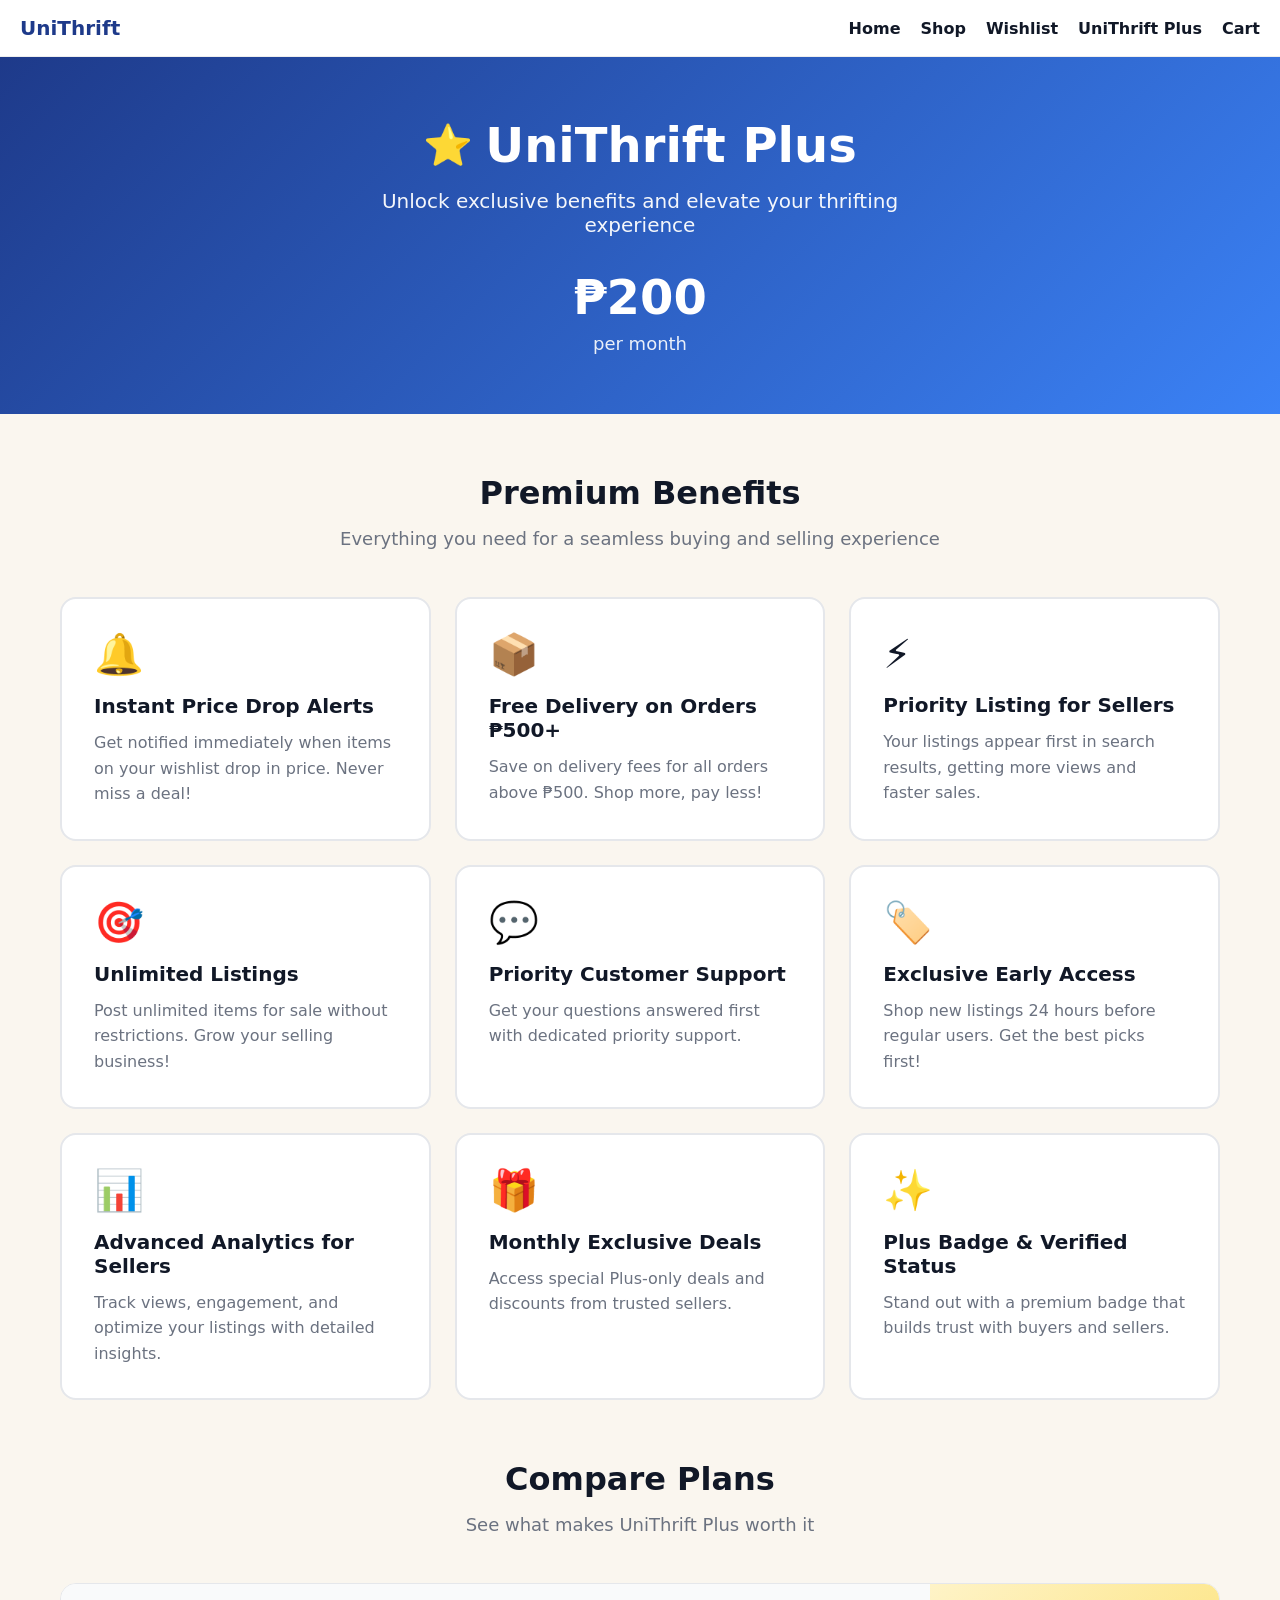
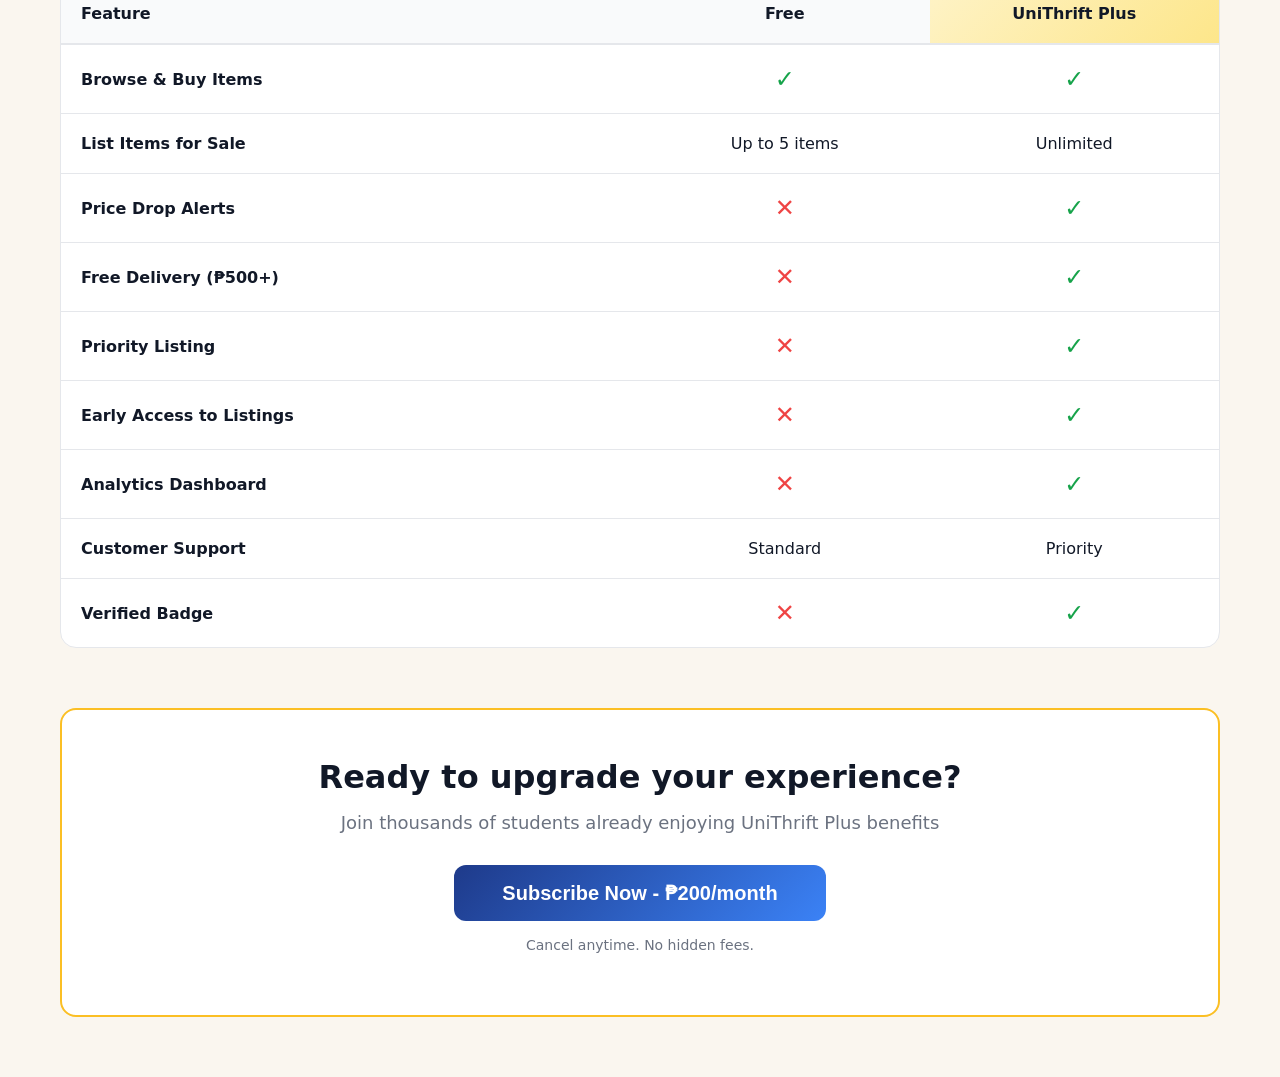
<file: unithrift-plus.html>
<!DOCTYPE html>
<html lang="en">
<head>
<meta charset="UTF-8">
<meta name="viewport" content="width=device-width, initial-scale=1">
<title>UniThrift Plus • Premium Subscription</title>
<style>
  :root {
    --brand: #1e3a8a;
    --accent: #16a34a;
    --gold: #fbbf24;
    --sand: #faf6ef;
    --ink: #111827;
    --muted: #6b7280;
  }
  * {
    box-sizing: border-box;
  }
  body {
    font-family: system-ui, -apple-system, Segoe UI, Roboto, sans-serif;
    margin: 0;
    padding: 0;
    background: var(--sand);
    color: var(--ink);
  }
  header {
    display: flex;
    align-items: center;
    justify-content: space-between;
    padding: 16px 20px;
    background: white;
    border-bottom: 1px solid #eee;
  }
  .logo {
    font-weight: 800;
    color: var(--brand);
    text-decoration: none;
    font-size: 1.25rem;
  }
  .nav {
    display: flex;
    gap: 20px;
    align-items: center;
  }
  .nav a {
    text-decoration: none;
    color: var(--ink);
    font-weight: 600;
  }
  .hero {
    background: linear-gradient(135deg, #1e3a8a 0%, #3b82f6 100%);
    color: white;
    padding: 60px 20px;
    text-align: center;
  }
  .hero h1 {
    margin: 0 0 16px;
    font-size: clamp(2rem, 5vw, 3rem);
    display: flex;
    align-items: center;
    justify-content: center;
    gap: 12px;
  }
  .hero-icon {
    font-size: 2.5rem;
  }
  .hero p {
    margin: 0 0 32px;
    font-size: 1.25rem;
    opacity: 0.95;
    max-width: 600px;
    margin-left: auto;
    margin-right: auto;
  }
  .price-tag {
    font-size: 3rem;
    font-weight: 800;
    margin-bottom: 8px;
  }
  .price-period {
    font-size: 1.125rem;
    opacity: 0.9;
  }
  .container {
    max-width: 1200px;
    margin: 0 auto;
    padding: 60px 20px;
  }
  .section-title {
    text-align: center;
    font-size: 2rem;
    margin: 0 0 16px;
  }
  .section-subtitle {
    text-align: center;
    color: var(--muted);
    margin: 0 0 48px;
    font-size: 1.125rem;
  }
  .benefits-grid {
    display: grid;
    grid-template-columns: repeat(auto-fit, minmax(280px, 1fr));
    gap: 24px;
    margin-bottom: 60px;
  }
  .benefit-card {
    background: white;
    padding: 32px;
    border-radius: 16px;
    border: 2px solid #e5e7eb;
    transition: all 0.3s;
  }
  .benefit-card:hover {
    border-color: var(--gold);
    transform: translateY(-4px);
    box-shadow: 0 12px 24px rgba(0,0,0,0.1);
  }
  .benefit-icon {
    font-size: 2.5rem;
    margin-bottom: 16px;
  }
  .benefit-title {
    font-size: 1.25rem;
    font-weight: 700;
    margin: 0 0 12px;
  }
  .benefit-desc {
    color: var(--muted);
    line-height: 1.6;
    margin: 0;
  }
  .comparison-table {
    background: white;
    border-radius: 16px;
    overflow: hidden;
    border: 1px solid #e5e7eb;
    margin-bottom: 60px;
  }
  .comparison-header {
    display: grid;
    grid-template-columns: 2fr 1fr 1fr;
    background: #f9fafb;
    font-weight: 700;
    border-bottom: 2px solid #e5e7eb;
  }
  .comparison-header > div {
    padding: 20px;
    text-align: center;
  }
  .comparison-header > div:first-child {
    text-align: left;
  }
  .plus-column {
    background: linear-gradient(135deg, #fef3c7, #fde68a);
  }
  .comparison-row {
    display: grid;
    grid-template-columns: 2fr 1fr 1fr;
    border-bottom: 1px solid #e5e7eb;
  }
  .comparison-row:last-child {
    border-bottom: none;
  }
  .comparison-row > div {
    padding: 20px;
    display: flex;
    align-items: center;
    justify-content: center;
  }
  .comparison-row > div:first-child {
    justify-content: flex-start;
    font-weight: 600;
  }
  .check {
    color: #16a34a;
    font-size: 1.5rem;
  }
  .cross {
    color: #ef4444;
    font-size: 1.5rem;
  }
  .cta-section {
    background: white;
    padding: 48px;
    border-radius: 16px;
    text-align: center;
    border: 2px solid var(--gold);
  }
  .cta-title {
    font-size: 2rem;
    margin: 0 0 16px;
  }
  .cta-subtitle {
    color: var(--muted);
    margin: 0 0 32px;
    font-size: 1.125rem;
  }
  .subscribe-btn {
    background: linear-gradient(135deg, var(--brand), #3b82f6);
    color: white;
    padding: 16px 48px;
    border: none;
    border-radius: 12px;
    font-size: 1.25rem;
    font-weight: 700;
    cursor: pointer;
    transition: all 0.3s;
    display: inline-block;
    text-decoration: none;
  }
  .subscribe-btn:hover {
    transform: scale(1.05);
    box-shadow: 0 8px 24px rgba(30, 58, 138, 0.3);
  }
  .active-subscription {
    background: linear-gradient(135deg, #16a34a, #22c55e);
    padding: 32px;
    border-radius: 16px;
    color: white;
    margin-bottom: 32px;
  }
  .active-subscription h2 {
    margin: 0 0 16px;
    display: flex;
    align-items: center;
    gap: 12px;
  }
  .subscription-details {
    display: grid;
    grid-template-columns: repeat(auto-fit, minmax(200px, 1fr));
    gap: 16px;
    margin-top: 24px;
  }
  .detail-item {
    background: rgba(255,255,255,0.2);
    padding: 16px;
    border-radius: 8px;
  }
  .detail-label {
    font-size: 0.875rem;
    opacity: 0.9;
    margin-bottom: 4px;
  }
  .detail-value {
    font-size: 1.25rem;
    font-weight: 700;
  }
  .cancel-btn {
    background: rgba(255,255,255,0.2);
    color: white;
    padding: 10px 20px;
    border: 1px solid rgba(255,255,255,0.5);
    border-radius: 8px;
    font-weight: 600;
    cursor: pointer;
    margin-top: 16px;
  }
  .cancel-btn:hover {
    background: rgba(255,255,255,0.3);
  }
  .modal {
    display: none;
    position: fixed;
    top: 0;
    left: 0;
    right: 0;
    bottom: 0;
    background: rgba(0,0,0,0.5);
    z-index: 1000;
    align-items: center;
    justify-content: center;
    padding: 20px;
  }
  .modal.active {
    display: flex;
  }
  .modal-content {
    background: white;
    padding: 32px;
    border-radius: 16px;
    max-width: 500px;
    width: 100%;
  }
  .modal-title {
    font-size: 1.5rem;
    margin: 0 0 16px;
  }
  .modal-body {
    color: var(--muted);
    margin-bottom: 24px;
  }
  .modal-actions {
    display: flex;
    gap: 12px;
    justify-content: flex-end;
  }
  .modal-btn {
    padding: 10px 20px;
    border: none;
    border-radius: 8px;
    font-weight: 600;
    cursor: pointer;
  }
  .modal-btn-primary {
    background: var(--brand);
    color: white;
  }
  .modal-btn-secondary {
    background: #e5e7eb;
    color: var(--ink);
  }
  .payment-form {
    background: white;
    padding: 24px;
    border-radius: 12px;
    border: 1px solid #e5e7eb;
    margin-top: 24px;
  }
  .form-group {
    margin-bottom: 16px;
  }
  .form-label {
    display: block;
    font-weight: 600;
    margin-bottom: 8px;
  }
  .form-input {
    width: 100%;
    padding: 12px;
    border: 1px solid #e5e7eb;
    border-radius: 8px;
    font-size: 1rem;
  }
  .payment-methods {
    display: grid;
    grid-template-columns: repeat(3, 1fr);
    gap: 12px;
    margin-bottom: 16px;
  }
  .payment-option {
    padding: 16px;
    border: 2px solid #e5e7eb;
    border-radius: 8px;
    text-align: center;
    cursor: pointer;
    transition: all 0.2s;
  }
  .payment-option:hover {
    border-color: #cbd5e1;
  }
  .payment-option.selected {
    border-color: var(--brand);
    background: #eff6ff;
  }
  .payment-icon {
    font-size: 2rem;
    margin-bottom: 8px;
  }
</style>
</head>
<body>
  <header>
    <a href="index.html" class="logo">UniThrift</a>
    <nav class="nav">
      <a href="index.html">Home</a>
      <a href="listings.html">Shop</a>
      <a href="wishlist.html">Wishlist</a>
      <a href="unithrift-plus.html">UniThrift Plus</a>
      <a href="cart.html">Cart</a>
    </nav>
  </header>

  <div class="hero">
    <h1>
      <span class="hero-icon">⭐</span>
      UniThrift Plus
    </h1>
    <p>Unlock exclusive benefits and elevate your thrifting experience</p>
    <div class="price-tag">₱200</div>
    <div class="price-period">per month</div>
  </div>

  <div class="container">
    <div id="activeSubscription"></div>

    <h2 class="section-title">Premium Benefits</h2>
    <p class="section-subtitle">Everything you need for a seamless buying and selling experience</p>

    <div class="benefits-grid">
      <div class="benefit-card">
        <div class="benefit-icon">🔔</div>
        <h3 class="benefit-title">Instant Price Drop Alerts</h3>
        <p class="benefit-desc">Get notified immediately when items on your wishlist drop in price. Never miss a deal!</p>
      </div>

      <div class="benefit-card">
        <div class="benefit-icon">📦</div>
        <h3 class="benefit-title">Free Delivery on Orders ₱500+</h3>
        <p class="benefit-desc">Save on delivery fees for all orders above ₱500. Shop more, pay less!</p>
      </div>

      <div class="benefit-card">
        <div class="benefit-icon">⚡</div>
        <h3 class="benefit-title">Priority Listing for Sellers</h3>
        <p class="benefit-desc">Your listings appear first in search results, getting more views and faster sales.</p>
      </div>

      <div class="benefit-card">
        <div class="benefit-icon">🎯</div>
        <h3 class="benefit-title">Unlimited Listings</h3>
        <p class="benefit-desc">Post unlimited items for sale without restrictions. Grow your selling business!</p>
      </div>

      <div class="benefit-card">
        <div class="benefit-icon">💬</div>
        <h3 class="benefit-title">Priority Customer Support</h3>
        <p class="benefit-desc">Get your questions answered first with dedicated priority support.</p>
      </div>

      <div class="benefit-card">
        <div class="benefit-icon">🏷️</div>
        <h3 class="benefit-title">Exclusive Early Access</h3>
        <p class="benefit-desc">Shop new listings 24 hours before regular users. Get the best picks first!</p>
      </div>

      <div class="benefit-card">
        <div class="benefit-icon">📊</div>
        <h3 class="benefit-title">Advanced Analytics for Sellers</h3>
        <p class="benefit-desc">Track views, engagement, and optimize your listings with detailed insights.</p>
      </div>

      <div class="benefit-card">
        <div class="benefit-icon">🎁</div>
        <h3 class="benefit-title">Monthly Exclusive Deals</h3>
        <p class="benefit-desc">Access special Plus-only deals and discounts from trusted sellers.</p>
      </div>

      <div class="benefit-card">
        <div class="benefit-icon">✨</div>
        <h3 class="benefit-title">Plus Badge & Verified Status</h3>
        <p class="benefit-desc">Stand out with a premium badge that builds trust with buyers and sellers.</p>
      </div>
    </div>

    <h2 class="section-title">Compare Plans</h2>
    <p class="section-subtitle">See what makes UniThrift Plus worth it</p>

    <div class="comparison-table">
      <div class="comparison-header">
        <div>Feature</div>
        <div>Free</div>
        <div class="plus-column">UniThrift Plus</div>
      </div>
      <div class="comparison-row">
        <div>Browse & Buy Items</div>
        <div><span class="check">✓</span></div>
        <div><span class="check">✓</span></div>
      </div>
      <div class="comparison-row">
        <div>List Items for Sale</div>
        <div>Up to 5 items</div>
        <div>Unlimited</div>
      </div>
      <div class="comparison-row">
        <div>Price Drop Alerts</div>
        <div><span class="cross">✕</span></div>
        <div><span class="check">✓</span></div>
      </div>
      <div class="comparison-row">
        <div>Free Delivery (₱500+)</div>
        <div><span class="cross">✕</span></div>
        <div><span class="check">✓</span></div>
      </div>
      <div class="comparison-row">
        <div>Priority Listing</div>
        <div><span class="cross">✕</span></div>
        <div><span class="check">✓</span></div>
      </div>
      <div class="comparison-row">
        <div>Early Access to Listings</div>
        <div><span class="cross">✕</span></div>
        <div><span class="check">✓</span></div>
      </div>
      <div class="comparison-row">
        <div>Analytics Dashboard</div>
        <div><span class="cross">✕</span></div>
        <div><span class="check">✓</span></div>
      </div>
      <div class="comparison-row">
        <div>Customer Support</div>
        <div>Standard</div>
        <div>Priority</div>
      </div>
      <div class="comparison-row">
        <div>Verified Badge</div>
        <div><span class="cross">✕</span></div>
        <div><span class="check">✓</span></div>
      </div>
    </div>

    <div class="cta-section">
      <h2 class="cta-title">Ready to upgrade your experience?</h2>
      <p class="cta-subtitle">Join thousands of students already enjoying UniThrift Plus benefits</p>
      <button class="subscribe-btn" onclick="openSubscribeModal()">Subscribe Now - ₱200/month</button>
      <p style="color: var(--muted); margin-top: 16px; font-size: 0.875rem;">Cancel anytime. No hidden fees.</p>
    </div>
  </div>

  <!-- Subscribe Modal -->
  <div id="subscribeModal" class="modal">
    <div class="modal-content">
      <h2 class="modal-title">Subscribe to UniThrift Plus</h2>
      <div class="modal-body">
        <p>You'll be charged <strong>₱200 per month</strong> starting today.</p>
        
        <div class="payment-form">
          <h3 style="margin-top: 0;">Payment Method</h3>
          <div class="payment-methods">
            <div class="payment-option selected" onclick="selectPayment('gcash')">
              <div class="payment-icon">💳</div>
              <div style="font-weight: 600; font-size: 0.875rem;">GCash</div>
            </div>
            <div class="payment-option" onclick="selectPayment('card')">
              <div class="payment-icon">💳</div>
              <div style="font-weight: 600; font-size: 0.875rem;">Card</div>
            </div>
            <div class="payment-option" onclick="selectPayment('bank')">
              <div class="payment-icon">🏦</div>
              <div style="font-weight: 600; font-size: 0.875rem;">Bank</div>
            </div>
          </div>

          <div class="form-group">
            <label class="form-label">Email Address</label>
            <input type="email" class="form-input" id="emailInput" placeholder="your.email@example.com" required>
          </div>

          <div class="form-group">
            <label class="form-label">Phone Number</label>
            <input type="tel" class="form-input" id="phoneInput" placeholder="+63 XXX XXX XXXX" required>
          </div>
        </div>
      </div>
      <div class="modal-actions">
        <button class="modal-btn modal-btn-secondary" onclick="closeSubscribeModal()">Cancel</button>
        <button class="modal-btn modal-btn-primary" onclick="processSubscription()">Subscribe Now</button>
      </div>
    </div>
  </div>

  <!-- Cancel Modal -->
  <div id="cancelModal" class="modal">
    <div class="modal-content">
      <h2 class="modal-title">Cancel Subscription?</h2>
      <div class="modal-body">
        <p>Are you sure you want to cancel your UniThrift Plus subscription?</p>
        <p>You'll lose access to:</p>
        <ul style="color: var(--muted);">
          <li>Price drop alerts</li>
          <li>Free delivery on orders ₱500+</li>
          <li>Priority listings and support</li>
          <li>All other Plus benefits</li>
        </ul>
        <p><strong>Your subscription will remain active until the end of your billing period.</strong></p>
      </div>
      <div class="modal-actions">
        <button class="modal-btn modal-btn-secondary" onclick="closeCancelModal()">Keep Subscription</button>
        <button class="modal-btn modal-btn-primary" onclick="confirmCancel()" style="background: #ef4444;">Cancel Subscription</button>
      </div>
    </div>
  </div>

  <script>
    let selectedPaymentMethod = 'gcash';

    function isPlusSubscriber() {
      const subscription = JSON.parse(localStorage.getItem('unithriftPlus') || 'null');
      if (!subscription) return false;
      const expiryDate = new Date(subscription.expiryDate);
      return expiryDate > new Date();
    }

    function renderSubscriptionStatus() {
      const container = document.getElementById('activeSubscription');
      const subscription = JSON.parse(localStorage.getItem('unithriftPlus') || 'null');

      if (subscription && new Date(subscription.expiryDate) > new Date()) {
        const daysRemaining = Math.ceil((new Date(subscription.expiryDate) - new Date()) / (1000 * 60 * 60 * 24));
        
        container.innerHTML = `
          <div class="active-subscription">
            <h2><span>⭐</span> Active UniThrift Plus Subscription</h2>
            <p style="margin: 0; opacity: 0.9;">You're enjoying all the premium benefits!</p>
            <div class="subscription-details">
              <div class="detail-item">
                <div class="detail-label">Status</div>
                <div class="detail-value">Active</div>
              </div>
              <div class="detail-item">
                <div class="detail-label">Days Remaining</div>
                <div class="detail-value">${daysRemaining} days</div>
              </div>
              <div class="detail-item">
                <div class="detail-label">Renewal Date</div>
                <div class="detail-value">${new Date(subscription.expiryDate).toLocaleDateString()}</div>
              </div>
              <div class="detail-item">
                <div class="detail-label">Monthly Cost</div>
                <div class="detail-value">₱200</div>
              </div>
            </div>
            <button class="cancel-btn" onclick="openCancelModal()">Cancel Subscription</button>
          </div>
        `;
      } else {
        container.innerHTML = '';
      }
    }

    function selectPayment(method) {
      selectedPaymentMethod = method;
      document.querySelectorAll('.payment-option').forEach(opt => opt.classList.remove('selected'));
      event.target.closest('.payment-option').classList.add('selected');
    }

    function openSubscribeModal() {
      if (isPlusSubscriber()) {
        alert('You already have an active UniThrift Plus subscription!');
        return;
      }
      document.getElementById('subscribeModal').classList.add('active');
    }

    function closeSubscribeModal() {
      document.getElementById('subscribeModal').classList.remove('active');
    }

    function openCancelModal() {
      document.getElementById('cancelModal').classList.add('active');
    }

    function closeCancelModal() {
      document.getElementById('cancelModal').classList.remove('active');
    }

    async function processSubscription() {
      const email = document.getElementById('emailInput').value.trim();
      const phone = document.getElementById('phoneInput').value.trim();

      if (!email || !phone) {
        alert('Please fill in all required fields.');
        return;
      }

      // Simulate payment processing
      const btn = event.target;
      btn.textContent = 'Processing...';
      btn.disabled = true;

      await new Promise(resolve => setTimeout(resolve, 2000));

      // Create subscription
      const expiryDate = new Date();
      expiryDate.setMonth(expiryDate.getMonth() + 1);

      const subscription = {
        active: true,
        startDate: new Date().toISOString(),
        expiryDate: expiryDate.toISOString(),
        paymentMethod: selectedPaymentMethod,
        email: email,
        phone: phone,
        amount: 200
      };

      localStorage.setItem('unithriftPlus', JSON.stringify(subscription));

      // Save transaction
      const transactions = JSON.parse(localStorage.getItem('plusTransactions') || '[]');
      transactions.push({
        id: 'TXN-' + Date.now(),
        date: new Date().toISOString(),
        amount: 200,
        type: 'subscription',
        status: 'completed'
      });
      localStorage.setItem('plusTransactions', JSON.stringify(transactions));

      btn.textContent = 'Subscribe Now';
      btn.disabled = false;
      closeSubscribeModal();

      alert('🎉 Welcome to UniThrift Plus! Your subscription is now active.');
      renderSubscriptionStatus();
    }

    function confirmCancel() {
      localStorage.removeItem('unithriftPlus');
      closeCancelModal();
      alert('Your UniThrift Plus subscription has been cancelled. You\'ll retain access until the end of your billing period.');
      renderSubscriptionStatus();
    }

    // Initialize
    window.addEventListener('DOMContentLoaded', () => {
      renderSubscriptionStatus();
    });
  </script>
</body>
</html>
</file>
<file: styles.css>
body {
  margin: 0;
  font-family: Arial, sans-serif;
  background: #fafafa;
}

nav {
  background: #111;
  padding: 12px 20px;
}

nav a {
  color: #fff;
  text-decoration: none;
  margin-right: 20px;
  font-weight: bold;
}

.container {
  max-width: 1100px;
  margin: auto;
  padding: 20px;
}

.card {
  background: #fff;
  padding: 16px;
  border-radius: 6px;
  border: 1px solid #ddd;
  text-align: center;
}

.btn {
  padding: 8px 12px;
  background: black;
  color: white;
  border: none;
  cursor: pointer;
  margin-top: 8px;
  width: 100%;
}

.grid {
  display: grid;
  gap: 16px;
  grid-template-columns: repeat(auto-fit, minmax(200px, 1fr));
}


/* UniThrift helpers */
.btn:hover { opacity: 0.92; transform: translateY(-1px); transition: .15s ease; }
.chip:hover { border-color:#cbd5e1; transform: translateY(-1px); transition: .15s ease; }
.card:hover { border-color:#e5e7eb; transition:.15s ease; }
</file>
